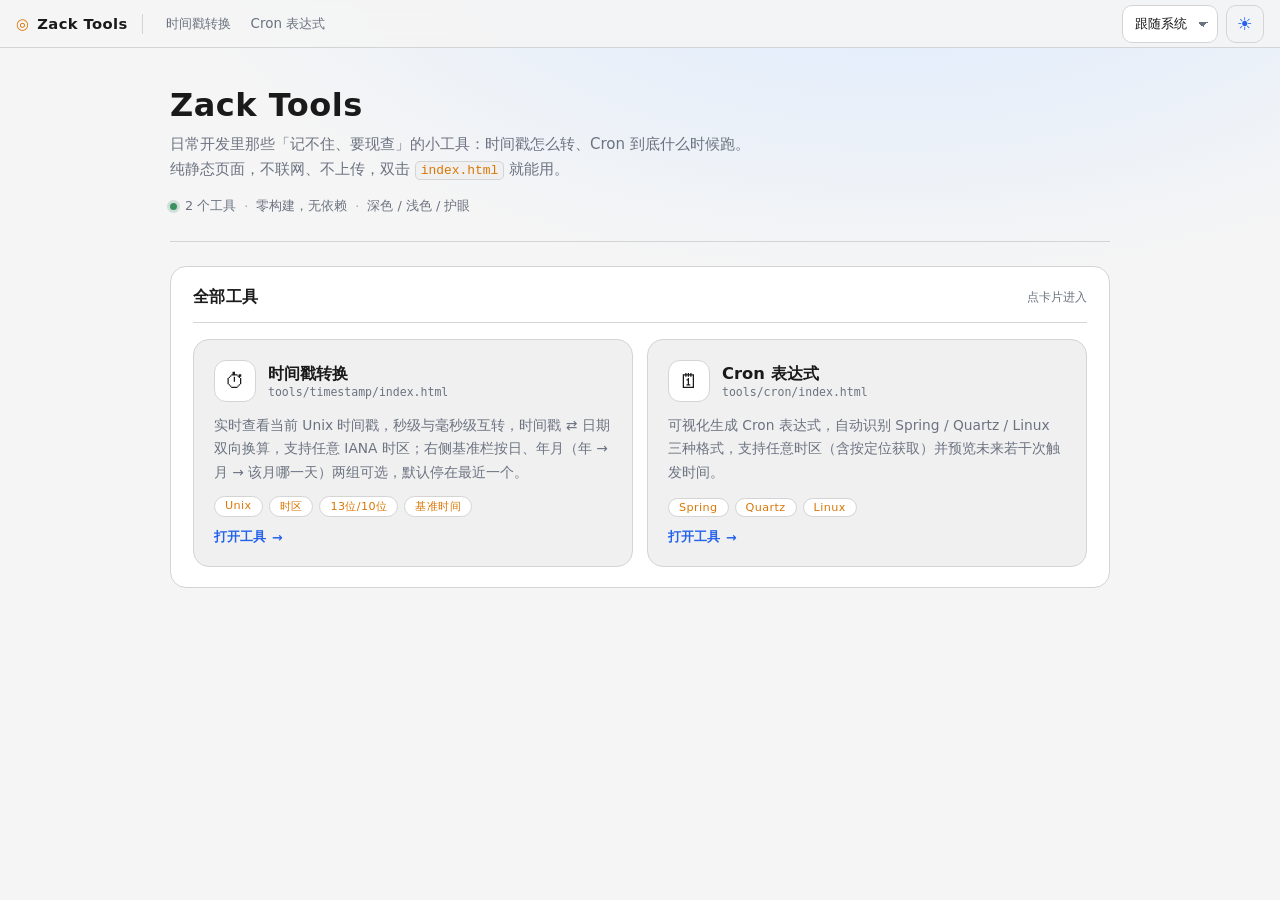
<file: index.html>
<!DOCTYPE html>
<html lang="zh-CN">
<head>
<meta charset="utf-8">
<meta name="viewport" content="width=device-width, initial-scale=1">
<title>Zack Tools · 常用开发小工具</title>
<meta name="description" content="纯前端零构建的常用开发小工具集合：Unix 时间戳转换、Cron 表达式生成与解析，支持深色 / 浅色 / 护眼三套主题。">
<link rel="icon" href="data:image/svg+xml,<svg xmlns='http://www.w3.org/2000/svg' viewBox='0 0 32 32'><text y='25' font-size='25'>%E2%9A%99</text></svg>">
<link rel="stylesheet" href="assets/css/theme.css">
<link rel="stylesheet" href="assets/css/base.css">
<link rel="stylesheet" href="assets/css/components.css">
<link rel="stylesheet" href="assets/css/home.css">
<script src="assets/js/registry.js" data-registry></script>
<script src="assets/js/theme.js"></script>
</head>
<body data-page="home">
<main class="wrap">
  <section class="page-head hero">
    <h1 class="hero-title">Zack Tools</h1>
    <p class="page-desc">
      日常开发里那些「记不住、要现查」的小工具：时间戳怎么转、Cron 到底什么时候跑。
      纯静态页面，不联网、不上传，双击 <code>index.html</code> 就能用。
    </p>
    <div class="hero-meta">
      <span class="dot"></span><span id="stat-tools">2 个工具</span>
      <span class="sep">·</span><span>零构建，无依赖</span>
      <span class="sep">·</span><span>深色 / 浅色 / 护眼</span>
    </div>
  </section>

  <section class="panel" id="tool-list" aria-label="工具列表">
    <div class="panel-head">
      <h2>全部工具</h2>
      <span class="hint">点卡片进入</span>
    </div>
    <div class="tool-grid" id="tool-grid"></div>
  </section>
</main>
<script src="assets/js/utils.js"></script>
<script src="assets/js/shell.js"></script>
<script src="assets/js/home.js"></script>
</body>
</html>
</file>
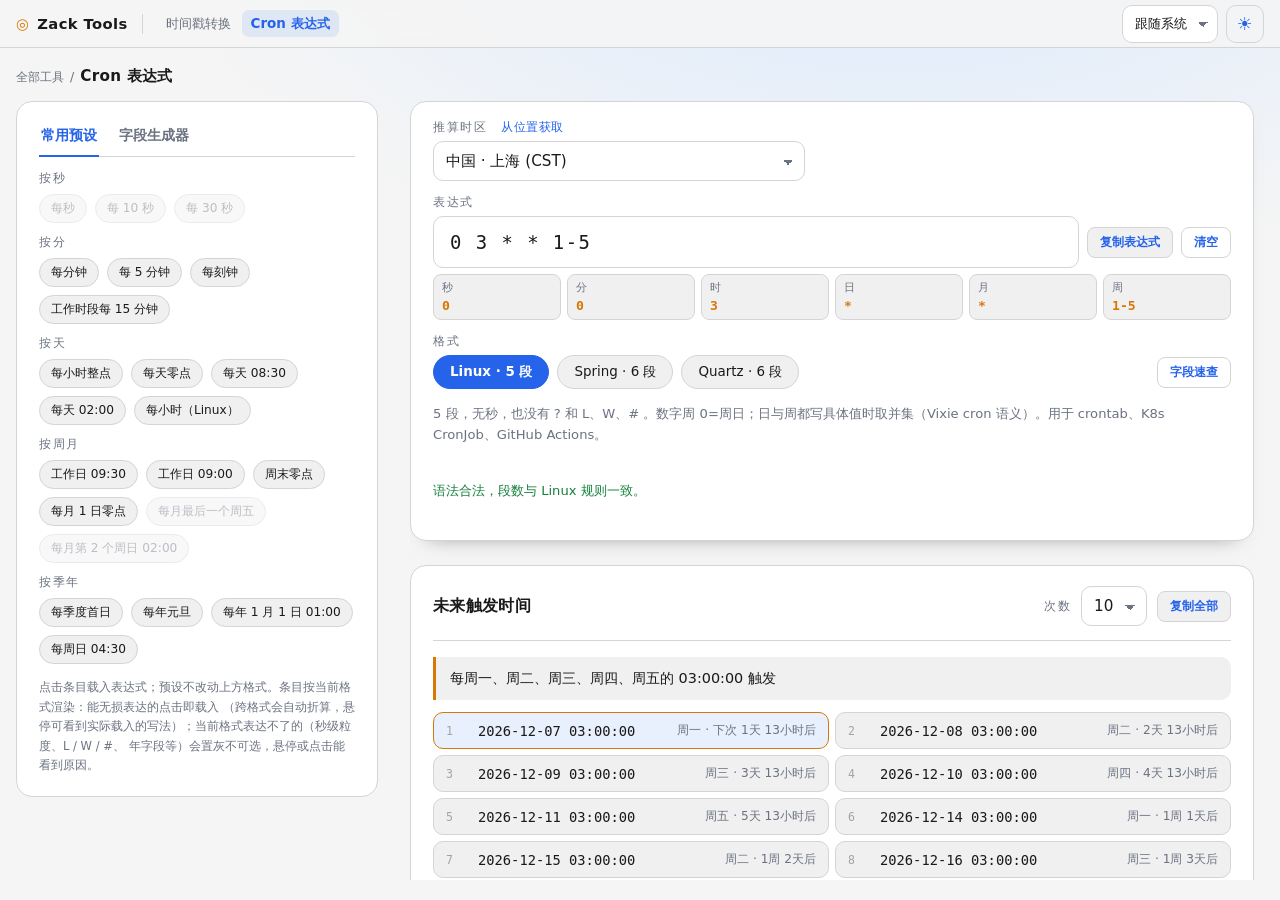
<file: tools/cron/index.html>
<!DOCTYPE html>
<html lang="zh-CN">
<head>
<meta charset="utf-8">
<meta name="viewport" content="width=device-width, initial-scale=1">
<title>Cron 表达式生成与解析 · Zack Tools</title>
<meta name="description" content="在线 Cron 表达式工具：可视化生成表达式，自动识别 Spring / Quartz / Linux 三种格式，支持按定位获取推算时区，按任意时区预览未来触发时间。">
<link rel="icon" href="data:image/svg+xml,<svg xmlns='http://www.w3.org/2000/svg' viewBox='0 0 32 32'><text y='25' font-size='25'>%F0%9F%97%93</text></svg>">
<link rel="stylesheet" href="../../assets/css/theme.css">
<link rel="stylesheet" href="../../assets/css/base.css">
<link rel="stylesheet" href="../../assets/css/components.css">
<link rel="stylesheet" href="cron.css">
<script src="../../assets/js/registry.js" data-registry></script>
<script src="../../assets/js/theme.js"></script>
</head>
<body data-page="cron">
<main class="wrap">
  <div class="cron-cols">
    <div class="cron-main">
      <section class="panel top-panel">
        <div class="field tz-field">
          <div class="tz-label-row">
            <label class="field-label" for="tz">推算时区</label>
            <button class="tz-locate" type="button" id="tz-locate" title="向浏览器请求地理位置，按坐标推算所在时区">从位置获取</button>
          </div>
          <select id="tz"></select>
        </div>
        <div class="field expr-field">
          <label class="field-label" for="expr">表达式</label>
          <div class="row expr-acts">
            <input id="expr" type="text" autocomplete="off" spellcheck="false" placeholder="0 3 * * 1-5">
            <div class="expr-btns">
              <button class="btn sm" type="button" id="btn-copy-expr">复制表达式</button>
              <button class="btn sm ghost" type="button" id="btn-clear">清空</button>
            </div>
          </div>
          <!-- 小段签只标字段名与原文，不写解释：解释文案长短不一会让卡片高度乱跳，已去掉。 -->
          <div class="seg-labels" id="seg-labels"></div>
        </div>
        <div class="field">
          <label class="field-label">格式</label>
          <div class="fmt-bar">
            <div class="chips" id="format-chips" role="radiogroup" aria-label="Cron 格式"></div>
            <button class="btn sm ghost cheat-btn" type="button" id="btn-cheat">字段速查</button>
          </div>
        </div>
        <div class="fmt-hints" id="fmt-hints"></div>
        <p class="note" id="status"></p>
      </section>

      <section class="panel">
        <div class="panel-head">
          <h2>未来触发时间</h2>
          <div class="row">
            <label class="field-label" for="count">次数</label>
            <select id="count" style="width:auto">
              <option value="5">5</option>
              <option value="10" selected>10</option>
              <option value="20">20</option>
              <option value="50">50</option>
            </select>
            <button class="btn sm" type="button" id="btn-copy-times">复制全部</button>
          </div>
        </div>
        <p class="sched-line" id="sched-line" aria-live="polite"></p>
        <div class="times" id="times"></div>
      </section>
    </div>

    <aside class="cron-rail" aria-label="常用预设与字段生成器">
      <section class="panel">
        <div class="rail-tabs" role="tablist" aria-label="表达式辅助工具">
          <button class="tab on" type="button" role="tab" id="tab-presets" aria-selected="true" aria-controls="pane-presets">常用预设</button>
          <button class="tab" type="button" role="tab" id="tab-builder" aria-selected="false" aria-controls="pane-builder">字段生成器</button>
        </div>
        <div class="rail-pane on" id="pane-presets" role="tabpanel" aria-labelledby="tab-presets">
          <div class="preset-groups" id="presets"></div>
          <p class="rail-note">
            点击条目载入表达式；预设不改动上方格式。条目按当前格式渲染：能无损表达的点击即载入
            （跨格式会自动折算，悬停可看到实际载入的写法）；当前格式表达不了的（秒级粒度、L / W / #、
            年字段等）会置灰不可选，悬停或点击能看到原因。
          </p>
        </div>
        <div class="rail-pane" id="pane-builder" role="tabpanel" aria-labelledby="tab-builder">
          <div class="builder" id="builder"></div>
        </div>
      </section>
    </aside>
  </div>

</main>

<dialog id="cheat-dialog" aria-labelledby="cheat-title">
  <div class="dlg-head">
    <h2 id="cheat-title">字段速查</h2>
    <button class="icon-btn" id="btn-cheat-close" type="button" aria-label="关闭">✕</button>
  </div>
  <p class="dlg-sub">三种方言（Linux / Spring / Quartz）共用同一批字段，差异都列在下面。</p>
  <div class="table-wrap">
    <table class="tbl" id="cheatsheet">
      <thead>
        <tr><th>字段</th><th>取值</th><th>特殊符号</th><th>说明</th></tr>
      </thead>
      <tbody></tbody>
    </table>
  </div>
</dialog>
<script src="../../assets/js/time.js"></script>
<script src="../../assets/js/utils.js"></script>
<script src="../../assets/js/shell.js"></script>
<script src="cron-parser.js"></script>
<script src="cron.js"></script>
</body>
</html>
</file>
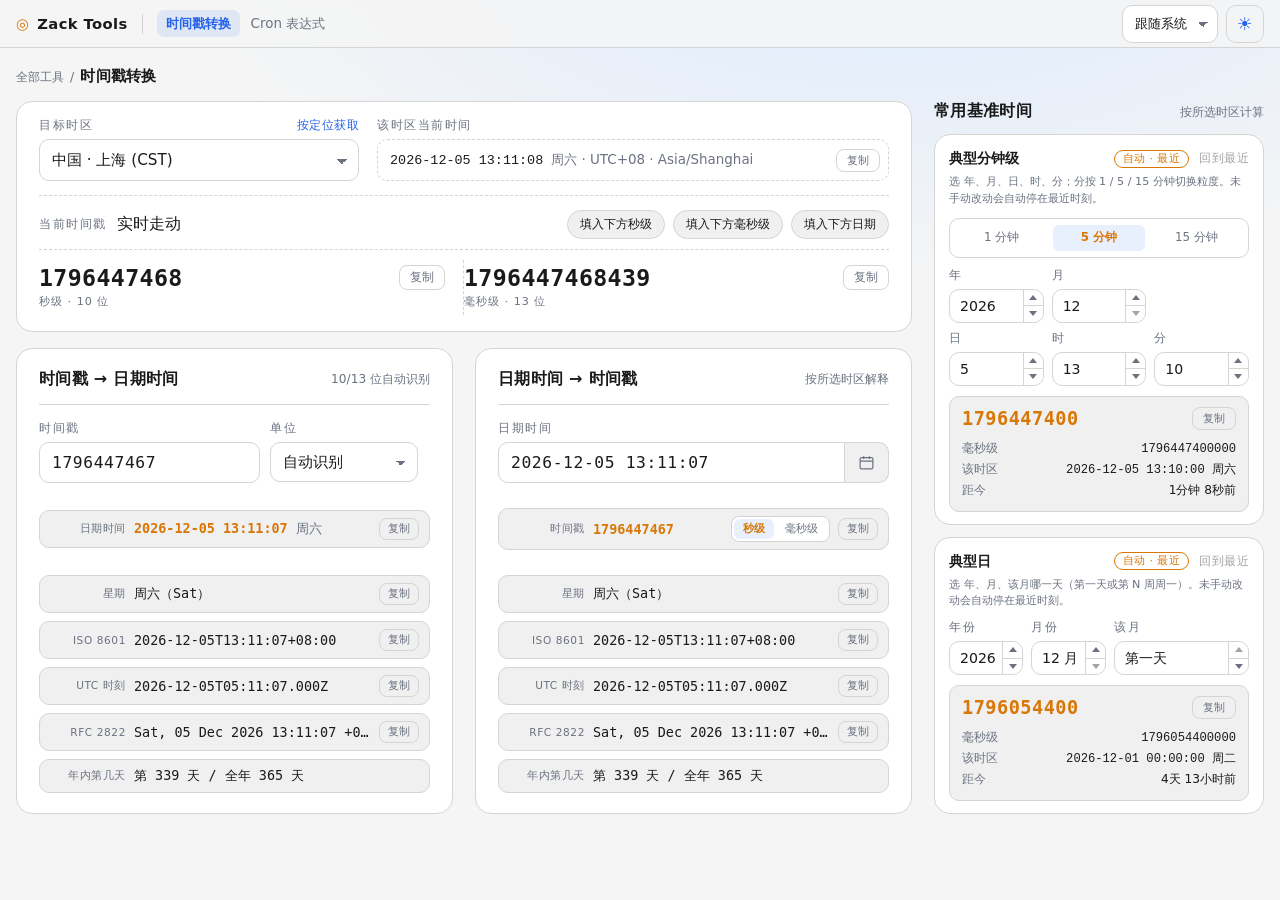
<file: tools/timestamp/index.html>
<!DOCTYPE html>
<html lang="zh-CN">
<head>
<meta charset="utf-8">
<meta name="viewport" content="width=device-width, initial-scale=1">
<title>时间戳转换 · Zack Tools</title>
<meta name="description" content="在线 Unix 时间戳转换工具：时间戳与日期时间双向换算，默认中国上海时区并可按定位获取，支持任意 IANA 时区，自动识别 10 位与 13 位时间戳，日 / 年月常用基准时间一键取值。">
<link rel="icon" href="data:image/svg+xml,<svg xmlns='http://www.w3.org/2000/svg' viewBox='0 0 32 32'><text y='25' font-size='25'>%E2%8F%B1</text></svg>">
<link rel="stylesheet" href="../../assets/css/theme.css">
<link rel="stylesheet" href="../../assets/css/base.css">
<link rel="stylesheet" href="../../assets/css/components.css">
<link rel="stylesheet" href="timestamp.css">
<script src="../../assets/js/registry.js" data-registry></script>
<script src="../../assets/js/theme.js"></script>
</head>
<body data-page="timestamp">
<main class="wrap">
  <div class="ts-cols">
    <div class="ts-main">
      <section class="panel top-panel">
        <div class="tz-grid">
          <div class="field">
            <div class="tz-label-row">
              <label class="field-label" for="tz">目标时区</label>
              <button class="tz-locate" type="button" id="tz-locate" title="向浏览器请求地理位置，按最近的代表城市推测时区">按定位获取</button>
            </div>
            <select id="tz"></select>
          </div>
          <div class="field">
            <span class="field-label">该时区当前时间</span>
            <div class="tz-now" id="tz-now-row">
              <span class="mono tv" id="tz-now">—</span>
              <span class="tz-meta" id="tz-now-meta"></span>
              <button class="copy" type="button" data-copy="tz-now">复制</button>
            </div>
          </div>
        </div>
        <div class="row now-head">
          <span class="field-label">当前时间戳</span>
          <span class="hint">实时走动</span>
          <div class="chips" id="now-quick">
            <button class="chip" type="button" data-fill="sec">填入下方秒级</button>
            <button class="chip" type="button" data-fill="ms">填入下方毫秒级</button>
            <button class="chip" type="button" data-fill="wall">填入下方日期</button>
          </div>
        </div>
        <div class="grid">
          <div class="stat-card">
            <b id="now-sec">—</b>
            <span>秒级 · 10 位</span>
            <button class="copy" type="button" data-copy="now-sec">复制</button>
          </div>
          <div class="stat-card">
            <b id="now-ms">—</b>
            <span>毫秒级 · 13 位</span>
            <button class="copy" type="button" data-copy="now-ms">复制</button>
          </div>
        </div>
      </section>

      <!-- 两块互转并排放首屏：打开页面不必下滑就能同时看到输入与结果。 -->
      <div class="ts-duo">
        <section class="panel">
          <div class="panel-head">
            <h2>时间戳 &rarr; 日期时间</h2>
            <span class="hint">10/13 位自动识别</span>
          </div>
          <div class="panel-body">
            <div class="row grow-last">
              <div class="field grow">
                <label class="field-label" for="ts-input">时间戳</label>
                <input id="ts-input" type="text" inputmode="numeric" autocomplete="off" placeholder="1788000000" value="">
              </div>
              <div class="field">
                <label class="field-label" for="ts-unit">单位</label>
                <select id="ts-unit">
                  <option value="auto">自动识别</option>
                  <option value="s">秒（10 位）</option>
                  <option value="ms">毫秒（13 位）</option>
                </select>
              </div>
            </div>
            <p class="note" id="ts-src-note"></p>
            <div class="kv" id="ts-main-row">
              <span class="kv-label">日期时间</span>
              <span class="kv-value em" id="ts-datetime">等待输入</span>
              <button class="copy" type="button" data-copy="ts-datetime">复制</button>
            </div>
            <div class="facts">
              <div class="kv"><span class="kv-label">星期</span><span class="kv-value" id="ts-weekday">—</span><button class="copy" type="button" data-copy="ts-weekday">复制</button></div>
              <div class="kv"><span class="kv-label">ISO 8601</span><span class="kv-value" id="ts-iso">—</span><button class="copy" type="button" data-copy="ts-iso">复制</button></div>
              <div class="kv"><span class="kv-label">UTC 时刻</span><span class="kv-value" id="ts-utc">—</span><button class="copy" type="button" data-copy="ts-utc">复制</button></div>
              <div class="kv"><span class="kv-label">RFC 2822</span><span class="kv-value" id="ts-rfc">—</span><button class="copy" type="button" data-copy="ts-rfc">复制</button></div>
              <div class="kv"><span class="kv-label">年内第几天</span><span class="kv-value" id="ts-doy">—</span></div>
            </div>
          </div>
        </section>

        <section class="panel">
          <div class="panel-head">
            <h2>日期时间 &rarr; 时间戳</h2>
            <span class="hint">按所选时区解释</span>
          </div>
          <div class="panel-body">
            <div class="field">
              <label class="field-label" for="wall-input">日期时间</label>
              <div class="wall-box">
                <input id="wall-input" type="text" autocomplete="off" placeholder="2026-09-04 21:30:00" value="">
                <span class="cal" id="wall-cal" title="用日历选择器挑日期时间">
                  <svg viewBox="0 0 24 24" width="17" height="17" fill="none" stroke="currentColor" stroke-width="1.7" aria-hidden="true">
                    <rect x="3" y="5" width="18" height="16" rx="2"></rect>
                    <path d="M3 10h18M8 3v4M16 3v4"></path>
                  </svg>
                  <input id="wall-picker" type="datetime-local" step="1" tabindex="-1" aria-label="日历选择器">
                </span>
              </div>
            </div>
            <p class="note" id="wall-note"></p>
            <div class="kv" id="wall-main-row">
              <span class="kv-label">时间戳</span>
              <span class="kv-value em" id="wall-ts">—</span>
              <span class="unit-switch" id="wall-unit" role="group" aria-label="切换秒级 / 毫秒级">
                <button class="unit-btn" type="button" data-unit="s" aria-pressed="true">秒级</button>
                <button class="unit-btn" type="button" data-unit="ms" aria-pressed="false">毫秒级</button>
              </span>
              <button class="copy" type="button" data-copy="wall-ts">复制</button>
            </div>
            <div class="facts">
              <div class="kv"><span class="kv-label">星期</span><span class="kv-value" id="wall-weekday">—</span><button class="copy" type="button" data-copy="wall-weekday">复制</button></div>
              <div class="kv"><span class="kv-label">ISO 8601</span><span class="kv-value" id="wall-iso">—</span><button class="copy" type="button" data-copy="wall-iso">复制</button></div>
              <div class="kv"><span class="kv-label">UTC 时刻</span><span class="kv-value" id="wall-utc">—</span><button class="copy" type="button" data-copy="wall-utc">复制</button></div>
              <div class="kv"><span class="kv-label">RFC 2822</span><span class="kv-value" id="wall-rfc">—</span><button class="copy" type="button" data-copy="wall-rfc">复制</button></div>
              <div class="kv"><span class="kv-label">年内第几天</span><span class="kv-value" id="wall-doy">—</span></div>
            </div>
          </div>
        </section>
      </div>
    </div>

    <aside class="ts-rail" aria-label="常用基准时间">
      <div class="rail-head">
        <h2>常用基准时间</h2>
        <span class="hint">按所选时区计算</span>
      </div>
      <div id="base-groups"></div>
    </aside>
  </div>
</main>
<script src="../../assets/js/time.js"></script>
<script src="../../assets/js/utils.js"></script>
<script src="../../assets/js/shell.js"></script>
<script src="timestamp.js"></script>
</body>
</html>
</file>
<file: assets/css/theme.css>
/* 主题色板：三套主题的 token 与取值完全对齐 ChronosFit（E:\chronos-fit）。
   类名挂在 <html> 而不是 body 上：:root 即深色默认值，浅色家族挂 html.light，
   护眼在 html.light 之上再挂 html.eye 只换色板，因此浅底共用规则不必重写。
   挂根元素的好处是 theme.js 能在 <head> 里就把主题落地，首屏不会先画一帧
   深色再跳浅色，省掉 ChronosFit 那套 .ready 首屏遮罩。
   新增主题请照这个顺序追加，靠源码顺序覆盖同权重规则。 */

:root {
  color-scheme: dark;
  /* Soft monochrome dark — warm charcoal background, no pure black/white punches. */
  --bg:        #121316;
  --panel:     #1a1b20;
  --panel-2:   #24252c;
  --border:    #33353f;
  --text:      #d7d9df;
  --muted:     #8b8f9a;
  --accent:    #e7e8ec;
  --accent-dim: rgba(231, 232, 236, 0.10);
  --accent-2:  #c9a24c;
  --done:      #5a5d66;
  --danger:    #e37676;
  --success:   #2f7d52;
  --success-strong: #38915f;
  --success-ink: #eaf5ee;
  --accent-ink: #121316;
  --content-max: 800px;
  --hang-h: 48px;
  --hang-bg: rgba(18, 19, 22, 0.86);
  --shadow: 0 20px 60px rgba(0, 0, 0, 0.6);
  --radius: 10px;
  --radius-lg: 16px;
  --glow: #1d1f27;
}

html.light {
  color-scheme: light;
  --bg: #f5f5f5;
  --panel: #ffffff;
  --panel-2: #f0f0f0;
  --border: #d4d4d4;
  --text: #1a1a1a;
  --muted: #6b7280;
  --accent: #2563eb;
  --accent-dim: rgba(37, 99, 235, 0.10);
  --accent-2: #d97706;
  --done: #a3a3a3;
  --danger: #ef4444;
  --success: #15803d;
  --success-ink: #f2fbf5;
  --accent-ink: #ffffff;
  --hang-bg: rgba(245, 245, 245, 0.86);
  --shadow: 0 20px 60px rgba(0, 0, 0, 0.18);
  --glow: #dbeafe;
}

html.light {
  background: radial-gradient(1200px 600px at 70% -10%, var(--glow) 0%, var(--bg) 60%);
}

/* 护眼：暖米纸色，取自 analogueclock.com 的色板。 */
html.eye {
  --bg:        #f4efe4;
  --panel:     #fbf7ee;
  --panel-2:   #e9e2d3;
  --border:    #d8cfbd;
  --text:      #2b2419;
  --muted:     #6c6158;
  --accent:    #7d4a06;
  --accent-dim: rgba(122, 74, 6, 0.10);
  --accent-2:  #96660f;
  --done:      #b7ab95;
  --danger:    #b3402f;
  --success:   #3f842e;
  --success-ink: #f4f8ee;
  --accent-ink: #fffdf8;
  --hang-bg: rgba(244, 239, 228, 0.86);
  --shadow: 0 20px 60px rgba(80, 60, 20, 0.16);
  --glow: #e7dfcc;
}

html.eye {
  background: radial-gradient(1200px 600px at 70% -10%, var(--glow) 0%, var(--bg) 60%);
}
</file>
<file: assets/css/base.css>
/* 全站基础层：reset、排版、页面骨架、滚动条、悬停反馈。
   只放跨工具通用的东西；工具自己的版式留在 tools/<name>/<name>.css 里。 */

* {
  box-sizing: border-box;
  margin: 0;
  padding: 0;
}

html,
body {
  min-height: 100%;
}

html {
  scrollbar-width: thin;
}

body {
  font-family: "Segoe UI", "PingFang SC", "Microsoft YaHei", system-ui, sans-serif;
  background: radial-gradient(1200px 600px at 70% -10%, var(--glow) 0%, var(--bg) 62%);
  color: var(--text);
  display: flex;
  flex-direction: column;
  align-items: center;
  min-height: 100vh;
  padding: calc(var(--hang-h) + 18px) 16px 20px;
}

::selection {
  background: var(--accent-dim);
  color: var(--text);
}

a {
  color: var(--accent);
  text-decoration: none;
}

a:hover {
  text-decoration: underline;
}

code,
kbd,
pre,
.mono {
  font-family: "Cascadia Mono", "JetBrains Mono", Consolas, "Courier New", monospace;
  font-variant-ligatures: none;
}

pre {
  white-space: pre-wrap;
  word-break: break-all;
}

button {
  font-family: inherit;
}

/* 顶栏：品牌位 + 右侧动作位，与内容同宽。 */
.hang-bar {
  position: fixed;
  top: 0;
  left: 0;
  right: 0;
  height: var(--hang-h);
  z-index: 70;
  display: flex;
  align-items: center;
  justify-content: space-between;
  gap: 12px;
  padding: 0 16px;
  background: var(--hang-bg);
  backdrop-filter: blur(10px);
  -webkit-backdrop-filter: blur(10px);
  border-bottom: 1px solid var(--border);
}

.brand {
  display: flex;
  align-items: center;
  gap: 8px;
  font-size: 0.92rem;
  font-weight: 600;
  letter-spacing: 0.4px;
  color: var(--text);
  white-space: nowrap;
}

.brand:hover {
  text-decoration: none;
  color: var(--accent);
}

.brand .mark {
  color: var(--accent-2);
  font-weight: 700;
}

.top-bar-actions {
  display: flex;
  align-items: center;
  gap: 8px;
}

/* 顶栏工具导航：品牌名右侧一条竖线，逐个列出全部工具，当前页高亮。
   窄屏放不下就让出空间给品牌与主题按钮，跳转靠首页卡片即可。 */
.hang-left {
  display: flex;
  align-items: center;
  gap: 14px;
  min-width: 0;
}

.hang-div {
  flex: none;
  width: 1px;
  height: 20px;
  background: var(--border);
}

.tool-nav {
  display: flex;
  align-items: center;
  gap: 2px;
  min-width: 0;
}

.tool-nav-link {
  color: var(--muted);
  font-size: 0.84rem;
  line-height: 1;
  white-space: nowrap;
  padding: 7px 9px;
  border-radius: 7px;
  transition: color 0.15s ease, background 0.15s ease;
}

.tool-nav-link:hover {
  color: var(--text);
  background: var(--accent-dim);
  text-decoration: none;
}

.tool-nav-link.is-cur {
  color: var(--accent);
  font-weight: 600;
  background: var(--accent-dim);
}

@media (max-width: 720px) {
  .hang-div,
  .tool-nav {
    display: none;
  }
}

/* 内容列宽由 --content-max 统一控制，宽屏工具可在自己的 css 里覆写。 */
.wrap {
  width: 100%;
  max-width: var(--content-max);
  display: flex;
  flex-direction: column;
}

.page-head {
  margin-top: 20px;
  padding-bottom: 18px;
  border-bottom: 1px solid var(--border);
}

.page-desc {
  margin-top: 8px;
  font-size: 0.88rem;
  line-height: 1.65;
  color: var(--muted);
}

.crumb {
  margin-bottom: 14px;
  font-size: 0.78rem;
  color: var(--muted);
  display: flex;
  align-items: baseline;
  gap: 6px;
}

.crumb a {
  color: var(--muted);
}

.crumb a:hover {
  color: var(--accent);
}

/* 页头标题块删掉之后，面包屑末尾这一项就是本页可见的标题：留 h1 的语义，字号收在一行里。 */
.crumb .crumb-cur {
  font-size: 0.95rem;
  font-weight: 650;
  letter-spacing: 0.3px;
  color: var(--text);
}

@media (max-width: 560px) {
  body {
    padding: calc(var(--hang-h) + 14px) 12px 24px;
  }
}
</file>
<file: assets/css/components.css>
/* 通用组件层：从 ChronosFit 的 style.css 里提炼出与业务无关的那部分，
   保持同样的圆角、描边、focus 光环和 hover 反馈，新工具直接复用这些类名。 */

.icon-btn {
  background: transparent;
  border: 1px solid var(--border);
  color: var(--accent);
  width: 38px;
  height: 38px;
  border-radius: var(--radius);
  font-size: 1.1rem;
  cursor: pointer;
  display: inline-flex;
  align-items: center;
  justify-content: center;
  transition: border-color 0.15s ease, background 0.15s ease;
}

.icon-btn:hover {
  border-color: var(--accent);
  background: var(--accent-dim);
}

.icon-btn:disabled {
  opacity: 0.45;
  cursor: default;
}

.icon-btn:disabled:hover {
  border-color: var(--border);
  background: transparent;
}

.icon-btn.text-icon-btn {
  width: auto;
  min-width: 38px;
  padding: 0 12px;
  font-size: 0.8rem;
  font-weight: 700;
  letter-spacing: 0.5px;
  gap: 6px;
}

/* 顶栏的主题下拉要塞进 38px 高的工具条：去掉 100% 宽度，按内容收缩并与按钮等高。
   窄屏隐藏它，循环切换按钮仍在，不至于没有换主题的入口。 */
.theme-select {
  width: auto;
  height: 38px;
  padding: 0 30px 0 12px;
  font-size: 0.82rem;
  border-radius: var(--radius);
  background-position: calc(100% - 14px) calc(50% + 1px), calc(100% - 9px) calc(50% + 1px);
}

@media (max-width: 640px) {
  .theme-select {
    display: none;
  }
}

.panel {
  width: 100%;
  margin-top: 24px;
  background: var(--panel);
  border: 1px solid var(--border);
  border-radius: var(--radius-lg);
  padding: 20px 22px;
}

.panel-head {
  display: flex;
  align-items: center;
  justify-content: space-between;
  gap: 12px;
  flex-wrap: wrap;
  padding-bottom: 14px;
  margin-bottom: 16px;
  border-bottom: 1px solid var(--border);
}

.panel-head h2 {
  font-size: 1rem;
  font-weight: 640;
  letter-spacing: 0.3px;
}

.panel-head .hint {
  font-size: 0.76rem;
  color: var(--muted);
}

.panel-body {
  display: flex;
  flex-direction: column;
  gap: 16px;
}

.grid {
  display: grid;
  gap: 14px;
  grid-template-columns: repeat(auto-fit, minmax(240px, 1fr));
}

.grid.cols-2 {
  grid-template-columns: repeat(auto-fit, minmax(280px, 1fr));
}

.row {
  display: flex;
  align-items: center;
  gap: 10px;
  flex-wrap: wrap;
}

.row.grow-last > :last-child {
  flex: 1;
  min-width: 160px;
}

.field {
  display: flex;
  flex-direction: column;
  gap: 6px;
  min-width: 0;
}

.field-label {
  font-size: 0.72rem;
  text-transform: uppercase;
  letter-spacing: 1.5px;
  color: var(--muted);
}

/* 全站表单基线：除自定义 checkbox 外全部吃主题变量，避免夜间模式下露出 UA 白底。 */
input:not([type="checkbox"]):not([type="radio"]),
textarea,
select {
  width: 100%;
  background: var(--panel);
  border: 1px solid var(--border);
  color: var(--text);
  border-radius: var(--radius);
  padding: 10px 12px;
  font-size: 0.95rem;
  outline: none;
  font-family: inherit;
  transition: border-color 0.15s ease, box-shadow 0.15s ease;
}

input:not([type="checkbox"]):not([type="radio"]):focus,
textarea:focus,
select:focus {
  border-color: var(--accent);
  box-shadow: 0 0 0 3px var(--accent-dim);
}

input.invalid,
textarea.invalid {
  border-color: var(--danger);
}

input::placeholder,
textarea::placeholder {
  color: var(--done);
}

textarea {
  resize: vertical;
  min-height: 76px;
  line-height: 1.6;
}

select {
  cursor: pointer;
  appearance: none;
  background-image: linear-gradient(45deg, transparent 50%, var(--muted) 50%),
    linear-gradient(135deg, var(--muted) 50%, transparent 50%);
  background-position: calc(100% - 16px) calc(50% + 1px), calc(100% - 11px) calc(50% + 1px);
  background-size: 5px 5px, 5px 5px;
  background-repeat: no-repeat;
  padding-right: 32px;
}

/* 数字输入去掉 UA 上下箭头，深色下太突兀，步进交给按钮。 */
input[type="number"] {
  appearance: textfield;
  -moz-appearance: textfield;
}

.btn {
  background: var(--panel-2);
  border: 1px solid var(--border);
  color: var(--accent);
  font-weight: 600;
  border-radius: var(--radius);
  padding: 10px 18px;
  cursor: pointer;
  font-size: 0.88rem;
  white-space: nowrap;
  transition: border-color 0.15s ease, background 0.15s ease, color 0.15s ease;
}

.btn:hover {
  border-color: var(--accent);
  background: var(--accent-dim);
}

.btn:disabled {
  opacity: 0.45;
  cursor: default;
}

.btn:disabled:hover {
  border-color: var(--border);
  background: var(--panel-2);
}

.btn.primary {
  background: var(--accent);
  color: var(--accent-ink);
  border-color: var(--accent);
}

.btn.primary:hover {
  background: var(--accent);
  border-color: var(--accent);
  filter: brightness(1.08);
}

.btn.sm {
  padding: 6px 12px;
  font-size: 0.78rem;
  border-radius: 8px;
}

.btn.ghost {
  background: transparent;
}

.chip {
  flex: none;
  background: var(--panel-2);
  border: 1px solid var(--border);
  border-radius: 999px;
  padding: 7px 16px;
  font-size: 0.84rem;
  color: var(--text);
  cursor: pointer;
  white-space: nowrap;
  transition: border-color 0.15s ease, background 0.15s ease, color 0.15s ease;
  user-select: none;
}

.chip:hover {
  border-color: var(--accent);
  background: var(--accent-dim);
  color: var(--accent);
}

.chip.active {
  border-color: var(--accent);
  background: var(--accent);
  color: var(--accent-ink);
  font-weight: 600;
}

.chips {
  display: flex;
  gap: 8px;
  flex-wrap: wrap;
}

/* 结果行：标签 + 等宽值 + 复制按钮，是这两个工具最高频的展示单元。 */
.kv {
  display: flex;
  align-items: center;
  gap: 12px;
  padding: 11px 14px;
  background: var(--panel-2);
  border: 1px solid var(--border);
  border-radius: var(--radius);
}

.kv-label {
  flex: none;
  width: 108px;
  font-size: 0.72rem;
  text-transform: uppercase;
  letter-spacing: 1.2px;
  color: var(--muted);
}

.kv-value {
  flex: 1;
  min-width: 0;
  font-family: "Cascadia Mono", "JetBrains Mono", Consolas, monospace;
  font-size: 0.95rem;
  color: var(--text);
  word-break: break-all;
}

.kv-value.em {
  color: var(--accent-2);
  font-weight: 600;
}

.kv .copy {
  flex: none;
  background: transparent;
  border: 1px solid var(--border);
  border-radius: 8px;
  color: var(--muted);
  padding: 4px 10px;
  font-size: 0.72rem;
  cursor: pointer;
  transition: border-color 0.15s ease, color 0.15s ease, background 0.15s ease;
}

.kv .copy:hover {
  border-color: var(--accent);
  color: var(--accent);
  background: var(--accent-dim);
}

.kv .copy.ok {
  border-color: var(--success);
  color: var(--success);
}

.stat-card {
  display: flex;
  flex-direction: column;
  gap: 4px;
  padding: 14px 16px;
  border: 1px solid var(--border);
  border-radius: var(--radius);
  background: var(--panel-2);
}

.stat-card b {
  font-size: 1.5rem;
  line-height: 1.15;
  font-family: "Cascadia Mono", "JetBrains Mono", Consolas, monospace;
  font-weight: 600;
}

.stat-card span {
  font-size: 0.72rem;
  color: var(--muted);
  text-transform: uppercase;
  letter-spacing: 1px;
}

.note {
  font-size: 0.82rem;
  line-height: 1.6;
  color: var(--muted);
}

.note.error {
  color: var(--danger);
}

.note.ok {
  color: var(--success);
}

.desc-line {
  padding: 12px 14px;
  border-left: 3px solid var(--accent-2);
  background: var(--panel-2);
  border-radius: 0 var(--radius) var(--radius) 0;
  font-size: 0.92rem;
  line-height: 1.7;
}

table.tbl {
  width: 100%;
  border-collapse: collapse;
  font-size: 0.86rem;
}

table.tbl th,
table.tbl td {
  text-align: left;
  padding: 9px 12px;
  border-bottom: 1px solid var(--border);
}

table.tbl th {
  font-size: 0.7rem;
  text-transform: uppercase;
  letter-spacing: 1.2px;
  color: var(--muted);
  font-weight: 600;
}

table.tbl td.mono {
  font-family: "Cascadia Mono", "JetBrains Mono", Consolas, monospace;
}

table.tbl tr:last-child td {
  border-bottom: none;
}

table.tbl tbody tr:hover td {
  background: var(--accent-dim);
}

dialog {
  position: fixed;
  inset: 0;
  margin: auto;
  background: var(--panel);
  color: var(--text);
  border: 1px solid var(--border);
  border-radius: var(--radius-lg);
  padding: 22px 24px;
  width: min(480px, 92vw);
  max-height: 86vh;
  overflow-y: auto;
  box-shadow: var(--shadow);
}

dialog::backdrop {
  background: rgba(0, 0, 0, 0.62);
  backdrop-filter: blur(12px) saturate(0.72);
  -webkit-backdrop-filter: blur(12px) saturate(0.72);
}

html.light dialog::backdrop {
  background: rgba(248, 248, 248, 0.66);
}

/* 顶部轻提示：复制成功、校验失败等短反馈。 */
#toast {
  position: fixed;
  left: 50%;
  bottom: 32px;
  transform: translate(-50%, 12px);
  z-index: 90;
  background: var(--panel);
  color: var(--text);
  border: 1px solid var(--border);
  border-radius: 999px;
  padding: 9px 20px;
  font-size: 0.84rem;
  box-shadow: var(--shadow);
  opacity: 0;
  pointer-events: none;
  transition: opacity 0.22s ease, transform 0.22s ease;
}

#toast.show {
  opacity: 1;
  transform: translate(-50%, 0);
}

#toast.err {
  border-color: var(--danger);
  color: var(--danger);
}

/* 复选框：沿用 ChronosFit 的自绘勾选，避免 UA 默认样式在三种主题下不一致。 */
.check {
  display: inline-flex;
  align-items: center;
  gap: 8px;
  font-size: 0.86rem;
  cursor: pointer;
  user-select: none;
}

.check input {
  appearance: none;
  -webkit-appearance: none;
  width: 18px;
  height: 18px;
  flex: none;
  border: 1px solid var(--border);
  border-radius: 5px;
  background: var(--panel);
  cursor: pointer;
  position: relative;
  transition: border-color 0.15s ease, background 0.15s ease;
}

.check input:checked {
  background: var(--accent);
  border-color: var(--accent);
}

.check input:checked::after {
  content: "";
  position: absolute;
  left: 5px;
  top: 1px;
  width: 5px;
  height: 10px;
  border: solid var(--accent-ink);
  border-width: 0 2px 2px 0;
  transform: rotate(45deg);
}

@media (prefers-reduced-motion: reduce) {
  * {
    transition-duration: 0.01ms !important;
  }
}
</file>
<file: assets/css/home.css>
/* 首页专属版式：hero 与工具卡片。通用件仍在 components.css。 */

:root {
  --content-max: 940px;
}

.hero {
  padding-bottom: 26px;
}

.hero-title {
  font-size: 2rem;
  font-weight: 680;
  letter-spacing: 0.5px;
  line-height: 1.2;
}

.hero .page-desc {
  max-width: 62ch;
  font-size: 0.94rem;
}

.hero-meta {
  margin-top: 16px;
  display: flex;
  align-items: center;
  gap: 8px;
  flex-wrap: wrap;
  font-size: 0.8rem;
  color: var(--muted);
}

.hero-meta .dot {
  width: 7px;
  height: 7px;
  border-radius: 50%;
  background: var(--success-strong, var(--success));
  box-shadow: 0 0 0 3px rgba(47, 125, 82, 0.18);
}

.hero-meta .sep {
  color: var(--done);
}

.tool-grid {
  display: grid;
  gap: 14px;
  grid-template-columns: repeat(auto-fit, minmax(290px, 1fr));
}

.tool-card {
  display: flex;
  flex-direction: column;
  gap: 12px;
  padding: 20px;
  background: var(--panel-2);
  border: 1px solid var(--border);
  border-radius: var(--radius-lg);
  color: var(--text);
  text-decoration: none;
  transition: border-color 0.16s ease, transform 0.16s ease, background 0.16s ease;
}

.tool-card:hover {
  border-color: var(--accent);
  background: var(--accent-dim);
  transform: translateY(-2px);
  text-decoration: none;
}

.tool-card:focus-visible {
  outline: none;
  border-color: var(--accent);
  box-shadow: 0 0 0 3px var(--accent-dim);
}

.tool-card-top {
  display: flex;
  align-items: center;
  gap: 12px;
}

.tool-icon {
  width: 42px;
  height: 42px;
  flex: none;
  display: inline-flex;
  align-items: center;
  justify-content: center;
  font-size: 1.25rem;
  border-radius: 12px;
  background: var(--panel);
  border: 1px solid var(--border);
}

.tool-card h3 {
  font-size: 1.02rem;
  font-weight: 640;
}

.tool-card .slug {
  font-size: 0.72rem;
  color: var(--muted);
  font-family: "Cascadia Mono", Consolas, monospace;
}

.tool-card p {
  font-size: 0.86rem;
  line-height: 1.7;
  color: var(--muted);
  flex: 1;
}

.tool-card .tags {
  display: flex;
  gap: 6px;
  flex-wrap: wrap;
}

.tool-card .tag {
  font-size: 0.7rem;
  letter-spacing: 0.4px;
  color: var(--accent-2);
  border: 1px solid var(--border);
  background: var(--panel);
  border-radius: 999px;
  padding: 2px 10px;
}

.tool-card .go {
  font-size: 0.8rem;
  font-weight: 600;
  color: var(--accent);
  display: flex;
  align-items: center;
  gap: 6px;
}

.code-block {
  background: var(--panel-2);
  border: 1px solid var(--border);
  border-radius: var(--radius);
  padding: 16px 18px;
  font-size: 0.82rem;
  line-height: 1.75;
  color: var(--text);
  overflow-x: auto;
}

.note code,
.page-desc code,
.desc-line code {
  background: var(--panel-2);
  border: 1px solid var(--border);
  border-radius: 5px;
  padding: 1px 5px;
  font-size: 0.86em;
  color: var(--accent-2);
}
</file>
<file: tools/cron/cron.css>
/* Cron 工具专属版式。通用件仍在 components.css。 */

/* 与时间戳页同一档宽度：预设栏 + 正文两栏要并排。
   --rail-w 要装得下一行两个预设 chip，再窄就退成一个 chip 一行。 */
:root {
  --content-max: 1292px;
  --rail-w: 372px;
}

/* ---------- 两栏骨架 ---------- */

.cron-cols {
  display: grid;
  grid-template-columns: var(--rail-w) minmax(0, 1fr);
  gap: 22px;
  align-items: start;
  margin-top: 0;
}

/* 预设栏在 DOM 里排在正文之后（阅读顺序先看表达式），视觉上放左边。 */
.cron-main {
  grid-column: 2;
  grid-row: 1;
  display: flex;
  flex-direction: column;
  min-width: 0;
}

.cron-rail {
  grid-column: 1;
  grid-row: 1;
  position: sticky;
  top: calc(var(--hang-h) + 18px);
  align-self: start;
  min-width: 0;
}

.cron-rail > .panel,
.cron-main > .panel:first-child {
  margin-top: 0;
}

.rail-note {
  margin-top: 14px;
  font-size: 0.72rem;
  line-height: 1.7;
  color: var(--muted);
}

.rail-note b {
  color: var(--accent-2);
  font-weight: 600;
}

/* 窄屏放不下并排两栏，预设栏退回正文下方。 */
@media (max-width: 1120px) {
  .cron-cols {
    grid-template-columns: minmax(0, 1fr);
  }

  .cron-main,
  .cron-rail {
    grid-column: 1;
    grid-row: auto;
  }

  .cron-rail {
    position: static;
    margin-top: 4px;
  }
}

/* ---------- 顶部表达式面板 ---------- */

.top-panel {
  display: flex;
  flex-direction: column;
  gap: 14px;
  padding: 18px 22px;
}

/* 时区行单独放在表达式上方：标签与「从位置获取」同排、下拉在标签下；
   功能与时间戳页同款，但这里这一行没有右侧的内容撑场，
   标签和文字按钮靠左挨着，不把按钮甩到整行最右。 */
.tz-label-row {
  display: flex;
  align-items: baseline;
  justify-content: flex-start;
  gap: 14px;
}

.tz-locate {
  background: none;
  border: 0;
  padding: 0;
  font-family: inherit;
  font-size: 0.72rem;
  letter-spacing: 0.5px;
  color: var(--accent);
  cursor: pointer;
}

.tz-locate:hover {
  text-decoration: underline;
}

.tz-locate:disabled {
  color: var(--done);
  cursor: default;
  text-decoration: none;
}

/* 下拉不铺满整行，免得单个时区名把面板顶部撑得很空。 */
.tz-field select {
  width: min(372px, 100%);
}

/* 复制 / 清空两个按钮与表达式输入框同一水平线，钉在输入框右边；
   容器太窄时按钮整组换行，不与输入框拆散。 */
.expr-field .expr-acts {
  gap: 8px;
  flex-wrap: wrap;
}

.expr-field #expr {
  flex: 1 1 360px;
  min-width: 0;
}

.expr-field .expr-btns {
  flex: none;
  display: flex;
  gap: 8px;
}

/* 三条方言解释叠在同一格：格子高度取最长那条，切换格式不会把下方内容顶来顶去。
   visibility:hidden 保留占位，同时把未选中的解释移出无障碍树。 */
.fmt-hints {
  display: grid;
}

.fmt-hints p {
  grid-area: 1 / 1;
  visibility: hidden;
}

.fmt-hints p.on {
  visibility: visible;
}

#expr {
  font-family: "Cascadia Mono", "JetBrains Mono", Consolas, monospace;
  font-size: 1.18rem;
  letter-spacing: 1.5px;
  padding: 14px 16px;
}

#expr.invalid {
  border-color: var(--danger);
}

/* 表达式正下方一排小段签：只标字段名 + 原文，不写逐字段解释——
   解释文案长短不一会让卡片忽高忽低，已去掉。段数随方言变（5/6/7），
   一排 flex 卡片自动均分宽度，太挤时换行，高度恒定。 */
.seg-labels {
  display: flex;
  gap: 6px;
  flex-wrap: wrap;
}

.seg {
  flex: 1 1 0;
  min-width: 84px;
  display: flex;
  flex-direction: column;
  gap: 3px;
  padding: 6px 8px;
  border: 1px solid var(--border);
  border-radius: 8px;
  background: var(--panel-2);
}

.seg i {
  display: block;
  font-style: normal;
  font-size: 0.66rem;
  letter-spacing: 1.5px;
  text-transform: uppercase;
  color: var(--muted);
}

.seg b {
  display: block;
  font-family: "Cascadia Mono", Consolas, monospace;
  font-size: 0.82rem;
  font-weight: 600;
  color: var(--accent-2);
  white-space: nowrap;
  overflow: hidden;
  text-overflow: ellipsis;
}

.seg.empty b {
  color: var(--done);
}

/* 预留两行：合法与报错之间的文案长短不再把下方两栏顶来顶去。 */
#status {
  min-height: 42px;
}

/* 字段生成器：一个字段一张卡，卡内是模式切换 + 数值网格。 */
.builder {
  display: grid;
  gap: 12px;
  grid-template-columns: repeat(auto-fit, minmax(288px, 1fr));
}

.bf {
  border: 1px solid var(--border);
  border-radius: var(--radius-lg);
  padding: 14px 16px;
  background: var(--panel);
  display: flex;
  flex-direction: column;
  gap: 10px;
}

.bf-head {
  display: flex;
  align-items: center;
  justify-content: space-between;
  gap: 8px;
}

.bf-head h3 {
  font-size: 0.9rem;
  font-weight: 640;
}

.bf-head .range {
  font-size: 0.7rem;
  color: var(--muted);
  font-family: "Cascadia Mono", Consolas, monospace;
}

.bf-modes {
  display: flex;
  gap: 6px;
  flex-wrap: wrap;
}

.mode {
  background: var(--panel-2);
  border: 1px solid var(--border);
  color: var(--muted);
  border-radius: 999px;
  padding: 4px 12px;
  font-size: 0.76rem;
  cursor: pointer;
  transition: border-color 0.15s ease, color 0.15s ease, background 0.15s ease;
}

.mode:hover {
  border-color: var(--accent);
  color: var(--accent);
}

.mode.on {
  background: var(--accent);
  border-color: var(--accent);
  color: var(--accent-ink);
  font-weight: 600;
}

.bf-step {
  display: flex;
  align-items: center;
  gap: 8px;
  font-size: 0.82rem;
  color: var(--muted);
}

.bf-step input {
  width: 74px;
  padding: 6px 10px;
  font-size: 0.86rem;
  font-family: "Cascadia Mono", Consolas, monospace;
  text-align: center;
}

.num-grid {
  display: flex;
  flex-wrap: wrap;
  gap: 4px;
  max-height: 132px;
  overflow-y: auto;
  padding: 2px;
}

.num-grid::-webkit-scrollbar {
  width: 8px;
}

.num-grid::-webkit-scrollbar-thumb {
  background: var(--border);
  border-radius: 4px;
}

.n {
  flex: 0 0 auto;
  min-width: 30px;
  padding: 4px 6px;
  text-align: center;
  font-family: "Cascadia Mono", Consolas, monospace;
  font-size: 0.76rem;
  background: var(--panel-2);
  border: 1px solid var(--border);
  border-radius: 6px;
  color: var(--muted);
  cursor: pointer;
  user-select: none;
  transition: background 0.12s ease, color 0.12s ease, border-color 0.12s ease;
}

.n:hover {
  border-color: var(--accent);
  color: var(--accent);
}

.n.on {
  background: var(--accent);
  border-color: var(--accent);
  color: var(--accent-ink);
  font-weight: 700;
}

.bf.wide {
  grid-column: 1 / -1;
}

.bf.locked {
  opacity: 0.72;
}

.lock-note {
  font-size: 0.76rem;
  color: var(--danger);
  line-height: 1.5;
}

/* 表达式的人话总结挪进「未来触发时间」面板顶部：一句话讲清何时触发，紧接着就是触发时刻。
   语法出错时该位置只放剩余问题的红字提示。 */
.sched-line {
  margin-bottom: 12px;
  padding: 10px 14px;
  border-left: 3px solid var(--accent-2);
  background: var(--panel-2);
  border-radius: 0 var(--radius) var(--radius) 0;
  font-size: 0.9rem;
  line-height: 1.6;
}

.sched-line:empty {
  display: none;
}

.sched-line.err {
  border-left-color: var(--danger);
  color: var(--danger);
  font-size: 0.78rem;
}

/* 一行的最宽内容（序号 + 19 字符时间 + 「周五 · 下次 -2 小时」 + 内边距）约 316px，
   所以最小轨给到 330px：宁可两列也不要时间折断。 */
.times {
  display: grid;
  gap: 6px;
  grid-template-columns: repeat(auto-fill, minmax(330px, 1fr));
}

.time-row {
  display: flex;
  align-items: center;
  gap: 10px;
  padding: 9px 12px;
  background: var(--panel-2);
  border: 1px solid var(--border);
  border-radius: var(--radius);
}

.time-row .idx {
  flex: none;
  width: 22px;
  font-size: 0.72rem;
  color: var(--done);
  font-family: "Cascadia Mono", Consolas, monospace;
}

.time-row .val {
  flex: 1;
  min-width: 0;
  font-family: "Cascadia Mono", Consolas, monospace;
  font-size: 0.86rem;
  font-variant-numeric: tabular-nums;
  white-space: nowrap;
}

.time-row .wd {
  flex: none;
  font-size: 0.76rem;
  color: var(--muted);
  white-space: nowrap;
}

.time-row.next {
  border-color: var(--accent-2);
  background: var(--accent-dim);
}

.preset-groups {
  display: flex;
  flex-direction: column;
  gap: 14px;
}

/* 预设栏只有 ~330px 内宽：chip 收一档才能一行放下两个，22 个预设不至于叠成一长列。 */
.cron-rail .preset-groups {
  gap: 12px;
}

.cron-rail .chip {
  padding: 5px 11px;
  font-size: 0.76rem;
}

/* 当前格式表达不了的预设：置灰、不响应 hover 高亮，点击的提示走 data-reason 的 toast。 */
.chip.disabled,
.chip.disabled:hover,
.chip.disabled:focus-visible {
  opacity: 0.45;
  cursor: not-allowed;
  border-color: var(--border);
  background: var(--panel-2);
  color: var(--muted);
}

.preset-group .pg-label {
  font-size: 0.72rem;
  text-transform: uppercase;
  letter-spacing: 1.5px;
  color: var(--muted);
  margin-bottom: 8px;
}

.table-wrap {
  overflow-x: auto;
}

#cheatsheet td:first-child {
  font-weight: 600;
  white-space: nowrap;
}

#cheatsheet code {
  background: var(--panel-2);
  border: 1px solid var(--border);
  border-radius: 5px;
  padding: 1px 5px;
  font-size: 0.8em;
  color: var(--accent-2);
}

/* ---------- 格式行：三个 chip 靠左，字段速查按钮推到最右 ---------- */

.fmt-bar {
  display: flex;
  flex-wrap: wrap;
  align-items: center;
  gap: 8px;
}

.fmt-bar .chips {
  flex: 1 1 auto;
  min-width: 0;
}

.cheat-btn {
  flex: none;
  margin-left: auto;
}

/* ---------- 常用预设 / 字段生成器 选项卡 ---------- */

.rail-tabs {
  display: flex;
  gap: 18px;
  border-bottom: 1px solid var(--border);
  margin-bottom: 14px;
}

.rail-tabs .tab {
  background: none;
  border: 0;
  padding: 4px 2px 10px;
  margin-bottom: -1px;
  font-size: 0.9rem;
  font-weight: 640;
  color: var(--muted);
  cursor: pointer;
  border-bottom: 2px solid transparent;
  transition: color 0.15s ease, border-color 0.15s ease;
}

.rail-tabs .tab:hover {
  color: var(--text);
}

.rail-tabs .tab.on {
  color: var(--accent);
  border-bottom-color: var(--accent);
}

.rail-pane {
  display: none;
}

.rail-pane.on {
  display: block;
}

/* 生成器卡片收进窄栏：一列铺开，宽度与原来宽栏里的单卡基本一致。 */
.cron-rail .builder {
  grid-template-columns: minmax(0, 1fr);
}

/* ---------- 字段速查弹窗 ---------- */

#cheat-dialog {
  width: min(780px, 94vw);
  padding: 20px 24px;
}

.dlg-head {
  display: flex;
  align-items: center;
  justify-content: space-between;
  gap: 10px;
}

.dlg-head h2 {
  font-size: 1.02rem;
  font-weight: 640;
}

.dlg-sub {
  margin: 6px 0 12px;
  font-size: 0.78rem;
  line-height: 1.6;
  color: var(--muted);
}

#cheat-dialog .table-wrap {
  max-height: min(62vh, 520px);
  overflow: auto;
}

/* ---------- 一屏应用壳（宽屏桌面） ----------
   左右两栏都收进视口，页面本身不再整体滚动：滚轮落在左栏时滚的是左栏自己，
   不会再把右栏顶部的表达式一起带出视口；右栏内容更高时（如展开 50 次触发时间）
   在自己栏内滚动，顶部表达式面板 sticky 钉在栏顶，始终看得见。
   窄屏 / 矮窗口退回普通页面流，保持整页上下滚。 */
@media (min-width: 1121px) and (min-height: 640px) {
  body[data-page="cron"] {
    height: 100vh;
    overflow: hidden;
  }

  body[data-page="cron"] .wrap {
    flex: 1 1 auto;
    min-height: 0;
  }

  body[data-page="cron"] .crumb {
    flex: none;
  }

  body[data-page="cron"] .cron-cols {
    flex: 1 1 auto;
    min-height: 0;
    grid-template-rows: minmax(0, 1fr);
    align-items: stretch;
  }

  body[data-page="cron"] .cron-main,
  body[data-page="cron"] .cron-rail {
    min-height: 0;
    overflow-y: auto;
    scrollbar-width: thin;
    scrollbar-gutter: stable;
  }

  body[data-page="cron"] .cron-rail {
    position: static;
    align-self: stretch;
  }

  body[data-page="cron"] .cron-main > .top-panel {
    position: sticky;
    top: 0;
    z-index: 4;
    box-shadow: 0 12px 20px -18px rgba(0, 0, 0, 0.5);
  }
}
</file>
<file: tools/timestamp/timestamp.css>
/* 时间戳工具专属版式。跨工具通用的 .panel / .kv / .chip 等在 components.css。 */

/* 左栏沿用原来的阅读宽度，右侧多留一栏基准时间。
   --control-h 对齐 components.css 里 input / select 的默认高度：
   10px 内边距 ×2 + 1px 边框 ×2 + 0.95rem 字高。 */
:root {
  --content-max: 1292px;
  --rail-w: 330px;
  --control-h: 42px;
}

/* 本页内容按「一屏放下」排版：压掉 body 的底部留白，页面总高不超过基准栏自然高度，
   不出滚动条，sticky 基准栏也就永远不会和左栏错位。 */
body {
  padding-bottom: 10px;
}

/* 左栏的第一块面板：目标时区 + 当前时间戳合并成一条顶部信息带，
   列间距由 .ts-cols 负责，这里不再叠一层 margin。 */
.top-panel {
  margin-top: 0;
  padding: 16px 22px;
}

/* 两列都是「标签在上、控件在下」的 field：标签行同高所以控件顶边齐平，
   再用同一个 --control-h 把底边也拉齐，不必拿 padding 互相凑。 */
.tz-grid {
  display: grid;
  grid-template-columns: minmax(220px, 320px) minmax(0, 1fr);
  gap: 0 18px;
  align-items: start;
}

.tz-grid select,
.tz-now {
  min-height: var(--control-h);
}

.tz-label-row {
  display: flex;
  align-items: baseline;
  justify-content: space-between;
  gap: 10px;
}

.tz-locate {
  background: none;
  border: 0;
  padding: 0;
  font-family: inherit;
  font-size: 0.72rem;
  letter-spacing: 0.5px;
  color: var(--accent);
  cursor: pointer;
}

.tz-locate:hover {
  text-decoration: underline;
}

.tz-locate:disabled {
  color: var(--done);
  cursor: default;
  text-decoration: none;
}

.tz-now {
  display: flex;
  align-items: center;
  gap: 8px;
  font-size: 0.84rem;
  color: var(--muted);
  padding: 0 8px 0 12px;
  border: 1px dashed var(--border);
  border-radius: var(--radius);
}

/* 省略号只落在 .tz-meta 上：.tv 是被复制的那个值，窄屏也不能缺一角。 */
.tz-now .tv {
  flex: none;
  color: var(--text);
  font-variant-numeric: tabular-nums;
}

.tz-now .tz-meta {
  flex: 1 1 auto;
  min-width: 0;
  white-space: nowrap;
  overflow: hidden;
  text-overflow: ellipsis;
}

.tz-now .copy {
  flex: none;
  background: transparent;
  border: 1px solid var(--border);
  border-radius: 8px;
  color: var(--muted);
  padding: 3px 10px;
  font-size: 0.7rem;
  cursor: pointer;
  transition: border-color 0.15s ease, color 0.15s ease, background 0.15s ease;
}

.tz-now .copy:hover {
  border-color: var(--accent);
  color: var(--accent);
  background: var(--accent-dim);
}

.tz-now .copy.ok {
  border-color: var(--success);
  color: var(--success);
}

@media (max-width: 640px) {
  .tz-grid {
    grid-template-columns: minmax(0, 1fr);
    gap: 12px 0;
  }
}

/* 641~760px 这一段最难塞：基准栏已堆到下面，.tz-grid 却还是两列，右列只剩 ~215px。
   让下拉列先退 68px，给「完整日期时间 + 复制按钮」腾出第一行。 */
@media (max-width: 760px) and (min-width: 641px) {
  .tz-grid {
    grid-template-columns: minmax(200px, 252px) minmax(0, 1fr);
  }
}

/* 元信息（星期 · 偏移 · 时区 ID）在第一行塞不下时，整条挪到虚线框里的第二行，
   而不是用省略号把时区 ID 咬掉半截：复制按钮紧贴它要复制的那串数字，元信息自己占一行。
   两个标记都由 timestamp.js 的 fitTzMeta() 按实测宽度加：第二行仍放不下时 .no-zone 把 ID 整段省掉。 */
.tz-now.tight {
  flex-wrap: wrap;
}

.tz-now.tight .tz-meta {
  order: 3;
  flex: 1 1 100%;
}

.tz-now.tight .copy {
  order: 2;
}

.tz-meta.no-zone .zn {
  display: none;
}

/* 顶部两个实时时间戳：压缩成信息带里的两格，两格之间只留一条虚线分隔。
   格内是两行小表：第一行大号数值 + 复制按钮，第二行单位说明。
   数值列占剩余宽度、复制按钮钉在行尾，与 .kv 结果行的复制按钮同一副长相，
   不再做成右上角无边框的文字链接。 */
.top-panel .stat-card {
  display: grid;
  grid-template-columns: minmax(0, 1fr) auto;
  grid-template-rows: auto auto;
  align-items: center;
  column-gap: 12px;
  row-gap: 2px;
  padding: 4px 0 6px;
  border: 0;
  border-radius: 0;
  background: none;
}

.top-panel .stat-card:first-child {
  padding-right: 18px;
  border-right: 1px dashed var(--border);
}

.top-panel .stat-card b {
  grid-row: 1;
  grid-column: 1;
  font-variant-numeric: tabular-nums;
  letter-spacing: 0.4px;
  font-size: 1.45rem;
  font-weight: 600;
  line-height: 1.2;
  word-break: break-all;
}

.top-panel .stat-card b.tight {
  font-size: 1.2rem;
  letter-spacing: 0;
}

.top-panel .stat-card span {
  grid-row: 2;
  grid-column: 1;
  font-size: 0.7rem;
}

/* 与 .kv / .tz-now / 基准栏里的复制按钮同款：透明底、细边框的小胶囊。 */
.top-panel .stat-card .copy {
  grid-row: 1;
  grid-column: 2;
  align-self: center;
  justify-self: end;
  background: transparent;
  border: 1px solid var(--border);
  border-radius: 8px;
  color: var(--muted);
  padding: 4px 10px;
  font-size: 0.72rem;
  cursor: pointer;
  transition: border-color 0.15s ease, color 0.15s ease, background 0.15s ease;
}

.top-panel .stat-card .copy:hover {
  border-color: var(--accent);
  color: var(--accent);
  background: var(--accent-dim);
}

.top-panel .stat-card .copy.ok {
  border-color: var(--success);
  color: var(--success);
}

/* 顶部信息带内的分隔：虚线 + 一点呼吸，替掉原来第二块面板的标题行。
   「填入下方」的快捷按钮并到同一行右侧，纵向少占一整行。 */
.now-head {
  margin-top: 14px;
  padding-top: 14px;
  border-top: 1px dashed var(--border);
}

.now-head .chips {
  margin-left: auto;
}

.now-head .chip {
  padding: 5px 12px;
  font-size: 0.78rem;
}

/* 「填入下方」三枚按钮的落点动画：数字从按钮里跳起、划一道弧线落进下方输入框，
   落定再给框一圈高亮。起点终点都由 JS 按当下位置现算，这里只管长相。 */
.fly {
  position: fixed;
  left: 0;
  top: 0;
  z-index: 80;
  pointer-events: none;
  padding: 5px 12px;
  border-radius: 999px;
  background: var(--accent);
  color: var(--accent-ink);
  font-size: 0.82rem;
  white-space: nowrap;
  box-shadow: var(--shadow);
  transform-origin: 10px 50%;
}

@keyframes tsLand {
  from {
    border-color: var(--accent);
    box-shadow: 0 0 0 4px var(--accent-dim);
  }

  to {
    border-color: var(--border);
    box-shadow: 0 0 0 4px rgba(0, 0, 0, 0);
  }
}

input.landed {
  animation: tsLand 0.75s ease-out;
}

/* 要求减少动效的用户只看到值落进框里（外加 toast），不跟着闪一圈。 */
@media (prefers-reduced-motion: reduce) {
  input.landed {
    animation: none;
  }
}

.top-panel .grid {
  grid-template-columns: repeat(2, minmax(0, 1fr));
  gap: 0;
  margin-top: 10px;
  padding-top: 10px;
  border-top: 1px dashed var(--border);
}

#ts-input,
#wall-input {
  font-family: "Cascadia Mono", "JetBrains Mono", Consolas, monospace;
  font-size: 1.02rem;
  letter-spacing: 0.6px;
}

#ts-input.invalid,
#wall-input.invalid {
  border-color: var(--danger);
}

#ts-unit {
  width: 148px;
}

/* 日历按钮紧贴输入框右边：透明的原生 datetime-local 铺满整块按钮，
   点按钮任意位置都命中选择器，页面上因此只剩一处日期显示。 */
.wall-box {
  display: flex;
}

.wall-box #wall-input {
  flex: 1;
  min-width: 0;
  border-top-right-radius: 0;
  border-bottom-right-radius: 0;
}

.cal {
  position: relative;
  flex: none;
  width: 44px;
  display: flex;
  align-items: center;
  justify-content: center;
  background: var(--panel-2);
  border: 1px solid var(--border);
  border-left: 0;
  border-radius: 0 var(--radius) var(--radius) 0;
  color: var(--muted);
  cursor: pointer;
  transition: color 0.15s ease, background 0.15s ease, border-color 0.15s ease;
}

.cal:hover {
  color: var(--accent);
  background: var(--accent-dim);
  border-color: var(--accent);
}

.wall-box:focus-within .cal {
  color: var(--accent);
  border-color: var(--accent);
}

.cal input {
  position: absolute;
  inset: 0;
  width: 100%;
  height: 100%;
  opacity: 0;
  border: 0;
  padding: 0;
  background: none;
  cursor: pointer;
}

/* ---------- 右侧基准栏 ---------- */

/* 两栏并排的骨架：基准栏整块顶头，与左栏第一块面板顶边齐平，
   只留常规板块间距（与 cron 页同一套版式）。
   align-items: stretch 让矮的一栏拉伸到行高——两栏底边由栅格保证对齐，
   不再需要 JS 量高，缩放 / 改窗口即时生效。 */
.ts-cols {
  display: grid;
  grid-template-columns: minmax(0, 1fr) var(--rail-w);
  gap: 22px;
  align-items: stretch;
  margin-top: 0;
}

.ts-main {
  display: flex;
  flex-direction: column;
  min-width: 0;
}

/* 左栏被基准栏撑高时（缩得很小时会出现），最后一块面板跟着长高，
   让「面板底边 = 左栏底边 = 典型日卡片底边」始终成立。 */
.ts-main > :last-child {
  flex: 1 0 auto;
}

/* 两块互转并排吃满首屏：放不下两栏就退回一栏。
   下限 430px 是两头凑出来的——再宽一点 1280 的笔记本就不并排了，再窄一点最长的结果值塞不下。 */
.ts-duo {
  display: grid;
  grid-template-columns: repeat(auto-fit, minmax(min(100%, 430px), 1fr));
  gap: 22px;
  margin-top: 16px;
}

.ts-duo > .panel {
  margin-top: 0;
  display: flex;
  flex-direction: column;
}

/* 左栏被基准栏撑高时，多出的高度不堆在面板底部成一坨空白，
   而是摊进 panel-body 各行之间的间距里——两块面板结构相同、间距同步增长，
   星期 / ISO 等共享行仍保持水平对齐。 */
.ts-duo .panel-body {
  flex: 1;
  justify-content: space-between;
}

/* 输入行分工：文本框吃剩余，单位与原生选择器按内容占宽。 */
.row > .field {
  flex: none;
}

.row > .field.grow {
  flex: 1 1 190px;
  min-width: 0;
}



/* 结果行：标签 + 值 + 复制挤在一行里，值不许折断，所以字号与内边距都收紧一档。
   最长的一条永远是 RFC 2822（定长 31 字符，含 LMT 那种带秒的偏移约 252px），
   加标签 / 间距 / 复制按钮约需 370px，所以分栏下限取 392px：
   宁可退回单栏把值摊开，也不让它凑成两栏后被省略号咬掉。 */
.facts {
  display: grid;
  grid-template-columns: repeat(auto-fill, minmax(min(392px, 100%), 1fr));
  gap: 8px;
}

.facts .kv {
  gap: 8px;
  padding: 7px 10px;
}

/* 标签列定宽：两栏面板里的结果行对齐成一张表，标签右缘、值起点、复制按钮右缘各在一条竖线上。 */
.facts .kv-label {
  width: 76px;
  flex: none;
  font-size: 0.66rem;
  letter-spacing: 0.6px;
  text-align: right;
}

/* nowrap 的值遇到 America/North_Dakota/New_Salem 这类长时区 ID 会撑出整页横向滚动条；
   把截断关在值自己身上，复制走的仍是完整文本。 */
.facts .kv-value {
  white-space: nowrap;
  word-break: normal;
  overflow: hidden;
  text-overflow: ellipsis;
  font-size: 0.84rem;
}

.facts .kv .copy {
  padding: 3px 8px;
  font-size: 0.66rem;
}

/* 主结果行「日期时间」与 .facts 各行同规格：同样标签宽、内边距、字号和复制按钮，
   值仍拆成「核心 + 星期」两段——核心那串永不缺角，星期在挤不下时先收。 */
#ts-main-row {
  gap: 8px;
  padding: 7px 10px;
}

#ts-main-row .kv-label {
  width: 76px;
  flex: none;
  font-size: 0.66rem;
  letter-spacing: 0.6px;
  text-align: right;
}

#ts-main-row .kv-value {
  display: flex;
  align-items: baseline;
  gap: 8px;
  font-size: 0.84rem;
  white-space: nowrap;
  word-break: normal;
  overflow: hidden;
}

#ts-main-row .copy {
  flex: none;
  padding: 3px 8px;
  font-size: 0.66rem;
}

#ts-main-row .kv-value .dt {
  flex: none;
  font-weight: inherit;
  color: inherit;
}

#ts-main-row .kv-value .wk {
  flex: 0 1 auto;
  min-width: 0;
  overflow: hidden;
  text-overflow: ellipsis;
  color: var(--muted);
  font-weight: 400;
}

/* 「日期时间 → 时间戳」主结果行：与 #ts-main-row 同规格，保证两块面板的
   星期 / ISO / UTC / RFC / 年内第几天 逐行水平对齐。
   值区同一时刻只放一份时间戳，档位由右侧两段开关切换；复制按钮复制的就是当前这份。 */
#wall-main-row {
  gap: 8px;
  padding: 7px 10px;
}

#wall-main-row .kv-label {
  width: 76px;
  flex: none;
  font-size: 0.66rem;
  letter-spacing: 0.6px;
  text-align: right;
}

#wall-main-row .kv-value {
  flex: 1;
  min-width: 0;
  font-size: 0.84rem;
  white-space: nowrap;
  word-break: normal;
  overflow: hidden;
  text-overflow: ellipsis;
}

/* 秒级 / 毫秒级两段开关：胶囊状容器，高亮随 aria-pressed 走；
   与右侧基准栏的粒度按钮同一套视觉语言。 */
#wall-main-row .unit-switch {
  flex: none;
  display: inline-flex;
  gap: 2px;
  padding: 2px;
  background: var(--panel);
  border: 1px solid var(--border);
  border-radius: 8px;
}

#wall-main-row .unit-btn {
  border: 0;
  border-radius: 6px;
  background: transparent;
  color: var(--muted);
  font-family: inherit;
  font-size: 0.68rem;
  padding: 3px 9px;
  cursor: pointer;
  white-space: nowrap;
  transition: color 0.15s ease, background 0.15s ease;
}

#wall-main-row .unit-btn:hover {
  color: var(--accent);
  background: var(--accent-dim);
}

#wall-main-row .unit-btn[aria-pressed="true"] {
  color: var(--accent-2);
  background: var(--accent-dim);
  font-weight: 600;
}

#wall-main-row .copy {
  flex: none;
  padding: 3px 8px;
  font-size: 0.66rem;
}

/* 说明文字为空时不要留下空的段落高度。 */
.note:empty {
  display: none;
}

/* 手机宽度上一行放不下「标签 + 完整值」，让标签先占一行，值拿到整行宽度再折。
   主结果行 #ts-main-row 不在 .facts 里，但同样吃这条规则，否则日期时间会被省略号截掉。 */
@media (max-width: 560px) {
  .facts .kv,
  #ts-main-row,
  #wall-main-row {
    flex-wrap: wrap;
  }

  .facts .kv-label,
  #ts-main-row .kv-label,
  #wall-main-row .kv-label {
    width: 100%;
    text-align: left;
  }

  .facts .kv-value {
    white-space: normal;
    word-break: break-all;
  }

  #ts-main-row .kv-value {
    flex-wrap: wrap;
    white-space: normal;
    overflow: visible;
    text-overflow: clip;
  }

  #ts-main-row .kv-value .wk {
    overflow: visible;
    text-overflow: clip;
  }

  /* 标签独占一行后，值、两段开关、复制按钮都在第二行排开；值太长时允许折行。 */
  #wall-main-row {
    flex-wrap: wrap;
  }

  #wall-main-row .kv-value {
    white-space: normal;
    word-break: break-all;
    overflow: visible;
  }
}

/* 基准栏用 sticky 钉在视口里：滚动时顶在顶栏下方、视觉上纹丝不动；
   栏高由栅格行高拉伸（与左栏等高），只在视口装不下时按 max-height 封顶、栏内自滚。
   sticky 元素留在栅格流里，右缘由网格列天然对齐，不再需要 fixed 的百分比凑边。 */
.ts-rail {
  position: sticky;
  top: calc(var(--hang-h) + 18px);
  display: flex;
  flex-direction: column;
  gap: 12px;
  max-height: calc(100vh - var(--hang-h) - 18px - 14px);
  overflow-y: auto;
  scrollbar-width: thin;
}

.rail-head {
  display: flex;
  align-items: baseline;
  justify-content: space-between;
  gap: 10px;
}

.rail-head h2 {
  font-size: 1rem;
  font-weight: 640;
  letter-spacing: 0.3px;
}

.rail-head .hint {
  font-size: 0.74rem;
  color: var(--muted);
}

#base-groups {
  flex: 1 0 auto;
  display: flex;
  flex-direction: column;
  gap: 12px;
}

/* 卡片只伸不缩：栏高富余时两张卡片均摊多余空间、底边贴住栏底；
   栏高不足时保持自然高度、由基准栏内部滚动兜底，任何缩放级别都不会被压裁剪。 */
.bg {
  flex: 1 0 auto;
  background: var(--panel);
  border: 1px solid var(--border);
  border-radius: var(--radius-lg);
  padding: 14px 14px 12px;
  min-width: 0;
}

.bg-head {
  display: flex;
  align-items: center;
  justify-content: space-between;
  gap: 8px;
  row-gap: 4px;
  flex-wrap: wrap;
  margin-bottom: 10px;
}

.bg-head-r {
  display: flex;
  align-items: center;
  gap: 10px;
  margin-left: auto;
}

/* 「回到最近」钉在卡片右上角：文字链接样式，未手动改过时置灰不可点。 */
.bg-recent {
  background: none;
  border: 0;
  padding: 0;
  font-family: inherit;
  font-size: 0.72rem;
  letter-spacing: 0.5px;
  color: var(--accent);
  cursor: pointer;
  white-space: nowrap;
}

.bg-recent:hover {
  text-decoration: underline;
}

.bg-recent:disabled {
  color: var(--done);
  cursor: default;
  text-decoration: none;
}

.bg-head h3 {
  font-size: 0.88rem;
  font-weight: 640;
}

.bg-head h3 small {
  font-weight: 400;
  font-size: 0.72rem;
  color: var(--muted);
  margin-left: 6px;
}

/* 卡片内的用法说明：一行小字，紧贴表头；两张卡片都置顶，高度被它们规整对齐。 */
.bg-desc {
  margin: -4px 0 10px;
  font-size: 0.7rem;
  line-height: 1.5;
  color: var(--muted);
}

.bg-tag {
  font-size: 0.68rem;
  letter-spacing: 0.4px;
  color: var(--muted);
  border: 1px solid var(--border);
  border-radius: 999px;
  padding: 1px 8px;
  white-space: nowrap;
}

.bg-tag.auto {
  color: var(--accent-2);
  border-color: var(--accent-2);
}

.bg-pick {
  display: grid;
  grid-template-columns: minmax(0, 1fr) minmax(0, 1fr);
  gap: 8px;
  margin-bottom: 10px;
}

/* 年月组三个下拉框并排一行：年份 / 月份按各自最长选项占宽，
   剩下的整行宽度都给「该月」——它的选项（第 N 周周一）最长。 */
.bg-pick.cols-3 {
  grid-template-columns: auto auto minmax(0, 1fr);
}

/* 分钟级组四个下拉框（年 / 月 / 时 / 分）并排一行，各自等宽；
   rail 窄，紧凑字体保证不溢出。 */
.bg-pick.cols-4 {
  grid-template-columns: repeat(4, minmax(0, 1fr));
}

/* 分钟级带「日」后共五个下拉框（年 / 月 / 日 / 时 / 分）。
   rail 横向放不下，拆两行：年、月一行靠左，日、时、分一行占满，左右各自对齐。
   下行三个都短（日/时/分纯数字），三列正好等宽铺满卡片。 */
.bg-pick.cols-5 {
  grid-template-columns: repeat(3, minmax(0, 1fr));
}

.bg-pick.cols-5 .field:nth-child(1),
.bg-pick.cols-5 .field:nth-child(2) {
  grid-row: 1;
}

.bg-pick.cols-5 .field:nth-child(3),
.bg-pick.cols-5 .field:nth-child(4),
.bg-pick.cols-5 .field:nth-child(5) {
  grid-row: 2;
}

/* 粒度按钮：切换「分」列的步进，标题下一排并排，选中那档高亮。 */
.bg-gran {
  display: flex;
  align-items: center;
  gap: 6px;
  margin: 4px 0 10px;
  padding: 6px;
  background: var(--panel);
  border: 1px solid var(--border);
  border-radius: var(--radius);
}

.bg-gran .gran {
  flex: 1;
  padding: 5px 0;
  font-size: 0.74rem;
  border: 0;
  border-radius: 6px;
  background: transparent;
  color: var(--muted);
  cursor: pointer;
  white-space: nowrap;
  text-align: center;
  transition: color 0.15s ease, background 0.15s ease;
}

.bg-gran .gran:hover {
  color: var(--accent);
  background: var(--accent-dim);
}

.bg-gran .gran.active {
  color: var(--accent-2);
  background: var(--accent-dim);
  font-weight: 600;
}

/* 基准栏的下拉框去掉共用样式画的倒三角——点开原生列表本身就能选，
   右侧改成一列上下三角，点一下就在这列选项里上移 / 下移一项。 */
.bg-pick select {
  font-size: 0.88rem;
  padding: 8px 26px 8px 10px;
  background-image: none;
}

.sel {
  position: relative;
  display: flex;
}

.sel-step {
  position: absolute;
  top: 1px;
  right: 1px;
  bottom: 1px;
  width: 20px;
  display: flex;
  flex-direction: column;
  border-left: 1px solid var(--border);
  border-radius: 0 var(--radius) var(--radius) 0;
  overflow: hidden;
}

.step {
  flex: 1;
  display: flex;
  align-items: center;
  justify-content: center;
  padding: 0;
  border: 0;
  background: var(--panel);
  color: var(--muted);
  cursor: pointer;
  transition: color 0.15s ease, background 0.15s ease;
}

.step + .step {
  border-top: 1px solid var(--border);
}

.step::before {
  content: "";
  width: 0;
  height: 0;
  border-left: 4px solid transparent;
  border-right: 4px solid transparent;
}

.step[data-step="-1"]::before {
  border-bottom: 5px solid currentColor;
}

.step[data-step="1"]::before {
  border-top: 5px solid currentColor;
}

.step:hover:not(:disabled) {
  color: var(--accent);
  background: var(--accent-dim);
}

/* 到顶 / 到底就把那个方向的三角按住，免得点了没反应像是坏了。 */
.step:disabled {
  color: var(--done);
  cursor: default;
}

.bg-out {
  background: var(--panel-2);
  border: 1px solid var(--border);
  border-radius: var(--radius);
  padding: 10px 12px;
}

.bg-secrow {
  display: flex;
  align-items: center;
  justify-content: space-between;
  gap: 8px;
  margin-bottom: 8px;
}

.bg-sec {
  font-family: "Cascadia Mono", "JetBrains Mono", Consolas, monospace;
  font-size: 1.16rem;
  font-weight: 600;
  letter-spacing: 0.5px;
  color: var(--accent-2);
  font-variant-numeric: tabular-nums;
  word-break: break-all;
}

.bg-secrow .copy {
  flex: none;
  background: transparent;
  border: 1px solid var(--border);
  border-radius: 8px;
  color: var(--muted);
  padding: 3px 10px;
  font-size: 0.7rem;
  cursor: pointer;
  transition: border-color 0.15s ease, color 0.15s ease, background 0.15s ease;
}

.bg-secrow .copy:hover {
  border-color: var(--accent);
  color: var(--accent);
  background: var(--accent-dim);
}

.bg-secrow .copy.ok {
  border-color: var(--success);
  color: var(--success);
}

.bg-line {
  display: flex;
  align-items: baseline;
  justify-content: space-between;
  gap: 10px;
  font-size: 0.76rem;
  color: var(--muted);
  padding: 2px 0;
}

.bg-line b {
  font-weight: 500;
  color: var(--text);
  font-variant-numeric: tabular-nums;
  word-break: break-all;
  text-align: right;
}

.bg-warn {
  margin-top: 8px;
  font-size: 0.72rem;
  line-height: 1.5;
}

/* 窄屏放不下并排两栏，基准栏退回正文下方。 */
@media (max-width: 1120px) {
  .ts-cols {
    grid-template-columns: minmax(0, 1fr);
    margin-top: 0;
  }

  .ts-rail {
    position: static;
    margin-top: 0;
    max-height: none;
    overflow-y: visible;
  }

  /* 堆叠后卡片吃满整行，三列改回按比例分，别让「该月」一个人撑到几百像素。 */
  .bg-pick.cols-3 {
    grid-template-columns: minmax(0, 1fr) minmax(0, 1fr) minmax(0, 1.4fr);
  }
}

.empty-val {
  color: var(--done);
}
</file>
